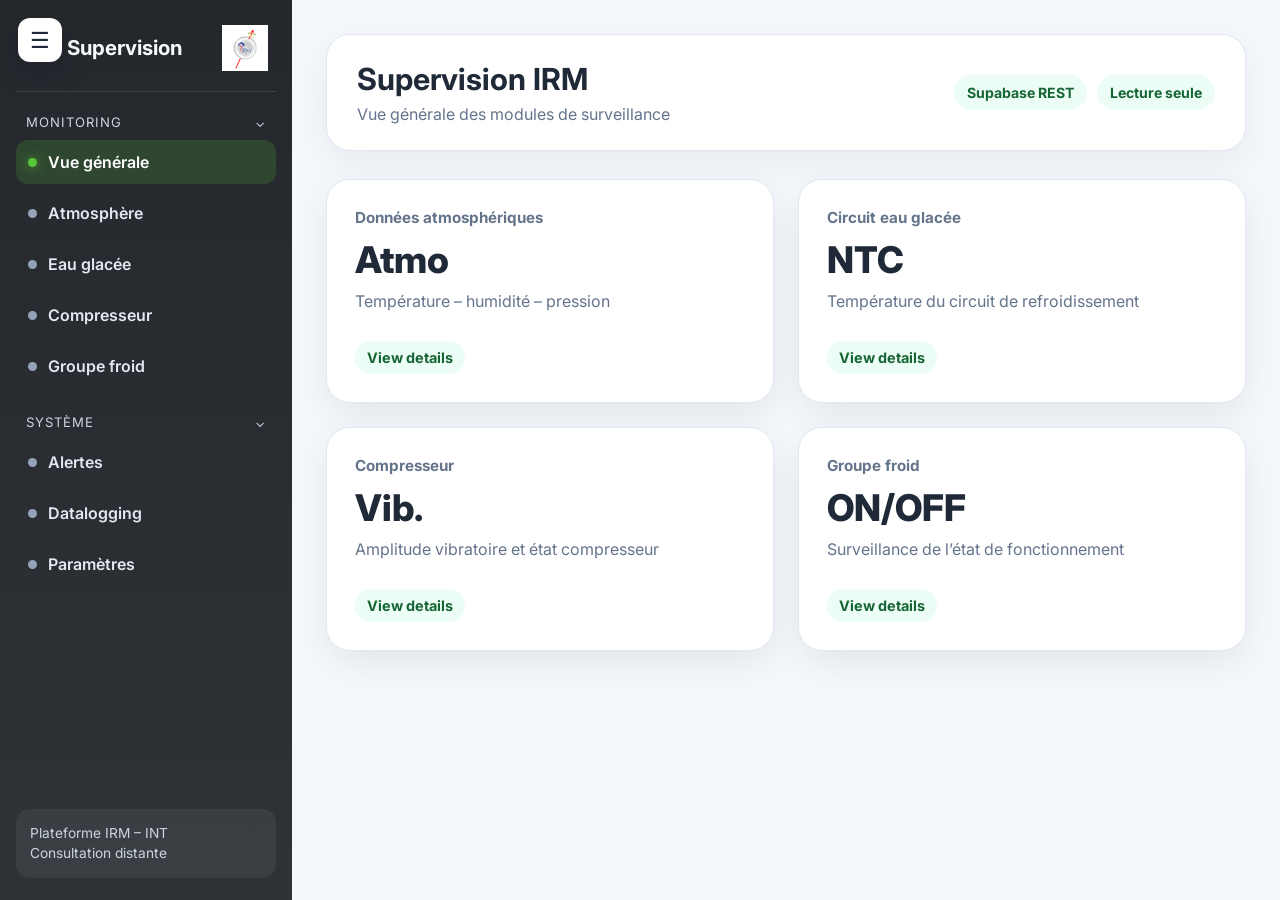
<file: index.html>
<!DOCTYPE html>
<html lang="fr">
<head>
    <meta charset="UTF-8">
    <meta name="viewport" content="width=device-width, initial-scale=1.0">
    <title>Centre IRM – Supervision</title>
    <link href="https://fonts.googleapis.com/css2?family=Inter:wght@400;600;700;800&display=swap" rel="stylesheet">
    <link rel="stylesheet" href="style.css?v=final">
</head>
<body>
    <button class="menu-toggle" type="button" aria-label="Ouvrir le menu" onclick="toggleMenu()">☰</button>
    <div id="overlay" onclick="closeMenu()"></div>
    <div class="app-shell">
        <aside id="sidebar" class="sidebar">
            <div class="sidebar-brand"><span>IRM Supervision</span><img src="Logo_IRM.png" alt="Logo IRM"></div>
            <div class="sidebar-section">
                <div class="sidebar-title"><span>Monitoring</span><span>⌄</span></div>
                <nav class="sidebar-menu">
                    <a href="index.html" data-page="index"><span class="dot"></span><span class="label-text">Vue générale</span></a>
                    <a href="atmosphere.html" data-page="atmosphere"><span class="dot"></span><span class="label-text">Atmosphère</span></a>
                    <a href="eaufroide.html" data-page="eaufroide"><span class="dot"></span><span class="label-text">Eau glacée</span></a>
                    <a href="compresseur.html" data-page="compresseur"><span class="dot"></span><span class="label-text">Compresseur</span></a>
                    <a href="groupefroid.html" data-page="groupefroid"><span class="dot"></span><span class="label-text">Groupe froid</span></a>
                </nav>
            </div>
            <div class="sidebar-section">
                <div class="sidebar-title"><span>Système</span><span>⌄</span></div>
                <nav class="sidebar-menu">
                    <a href="#"><span class="dot"></span><span class="label-text">Alertes</span></a>
                    <a href="#"><span class="dot"></span><span class="label-text">Datalogging</span></a>
                    <a href="#"><span class="dot"></span><span class="label-text">Paramètres</span></a>
                </nav>
            </div>
            <div class="sidebar-footer">Plateforme IRM – INT<br>Consultation distante</div>
        </aside>
        <main class="main-content">
            <div class="topbar">
                <div><h1 class="page-title">Supervision IRM</h1><div class="page-subtitle">Vue générale des modules de surveillance</div></div>
                <div class="topbar-actions"><span class="badge-soft">Supabase REST</span><span class="badge-soft">Lecture seule</span></div>
            </div>
            <div class="container"><div class="dashboard-grid">
                <a href="atmosphere.html" class="card module-card"><div><div class="label">Données atmosphériques</div><div class="metric">Atmo</div><p>Température – humidité – pression</p></div><div class="open">View details</div></a>
                <a href="eaufroide.html" class="card module-card"><div><div class="label">Circuit eau glacée</div><div class="metric">NTC</div><p>Température du circuit de refroidissement</p></div><div class="open">View details</div></a>
                <a href="compresseur.html" class="card module-card"><div><div class="label">Compresseur</div><div class="metric">Vib.</div><p>Amplitude vibratoire et état compresseur</p></div><div class="open">View details</div></a>
                <a href="groupefroid.html" class="card module-card"><div><div class="label">Groupe froid</div><div class="metric">ON/OFF</div><p>Surveillance de l’état de fonctionnement</p></div><div class="open">View details</div></a>
            </div></div>
        </main>
    </div>
    <script>document.querySelector('[data-page="index"]').classList.add('active');</script>
<script>
function toggleMenu() {
    const sidebar = document.getElementById("sidebar");
    const main = document.querySelector(".main-content");
    const overlay = document.getElementById("overlay");
    if (!sidebar || !main || !overlay) return;
    if (window.innerWidth <= 720) {
        sidebar.classList.toggle("active");
        overlay.classList.toggle("active");
    } else {
        sidebar.classList.toggle("closed");
        main.classList.toggle("full");
    }
}
function closeMenu() {
    const sidebar = document.getElementById("sidebar");
    const overlay = document.getElementById("overlay");
    if (!sidebar || !overlay) return;
    sidebar.classList.remove("active");
    overlay.classList.remove("active");
}
document.querySelectorAll(".sidebar-menu a").forEach(a => {
    a.addEventListener("click", () => {
        if (window.innerWidth <= 720) closeMenu();
    });
});
</script>
</body>
</html>
</file>
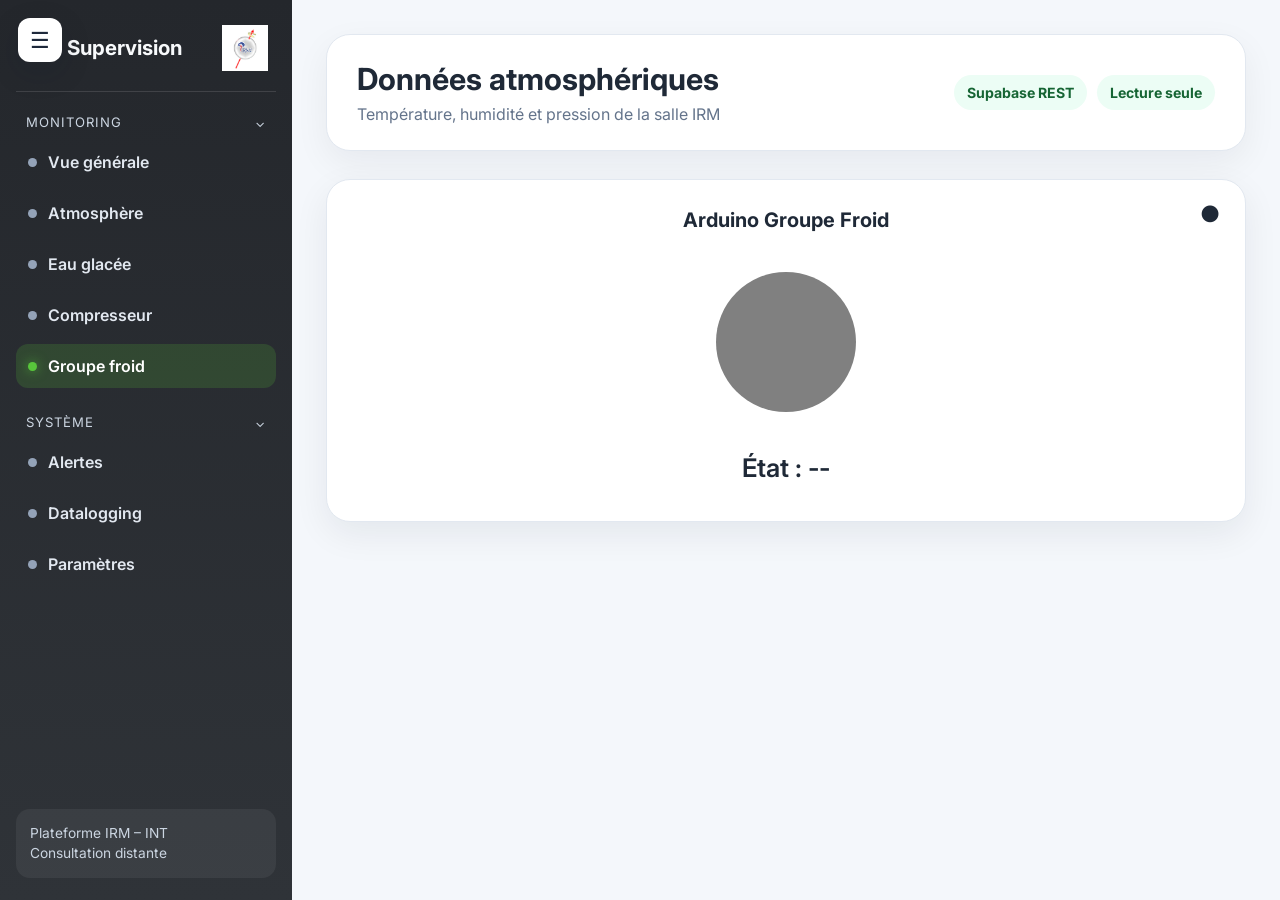
<file: groupefroid.html>
<!DOCTYPE html>
<html lang="fr">
<head>
<meta charset="UTF-8">
<meta name="viewport" content="width=device-width, initial-scale=1.0">
<title>Données Groupe Froid</title>

<link href="https://fonts.googleapis.com/css2?family=Inter:wght@400;600;700&display=swap" rel="stylesheet">
<link rel="stylesheet" href="style.css?v=final">

<style>
.card { position: relative; text-align: center; }

.status-badge {
    position: absolute;
    top: 20px;
    right: 25px;
    font-size: 1.4rem;
}

.voyant {
    width: 140px;
    height: 140px;
    border-radius: 50%;
    margin: 40px auto;
    background: gray;
    transition: all 0.3s ease;
}

.on {
    background: #22c55e;
    box-shadow: 0 0 40px rgba(34,197,94,0.8);
}

.off {
    background: #ef4444;
    box-shadow: 0 0 40px rgba(239,68,68,0.8);
}

.state-text {
    font-size: 1.6rem;
    font-weight: 600;
    margin-bottom: 10px;
}
</style>
</head>

<body>

<button class="menu-toggle" type="button" aria-label="Ouvrir le menu" onclick="toggleMenu()">
    ☰
</button>

<div id="overlay" onclick="closeMenu()"></div>

<div class="app-shell">

    <aside id="sidebar" class="sidebar">

        <div class="sidebar-brand">
            <span>IRM Supervision</span>
            <img src="Logo_IRM.png" alt="Logo IRM">
        </div>

        <div class="sidebar-section">
            <div class="sidebar-title">
                <span>Monitoring</span>
                <span>⌄</span>
            </div>

            <nav class="sidebar-menu">
                <a href="index.html" data-page="index">
                    <span class="dot"></span>
                    <span class="label-text">Vue générale</span>
                </a>

                <a href="atmosphere.html" data-page="atmosphere">
                    <span class="dot"></span>
                    <span class="label-text">Atmosphère</span>
                </a>

                <a href="eaufroide.html" data-page="eaufroide">
                    <span class="dot"></span>
                    <span class="label-text">Eau glacée</span>
                </a>

                <a href="compresseur.html" data-page="compresseur">
                    <span class="dot"></span>
                    <span class="label-text">Compresseur</span>
                </a>

                <a href="groupefroid.html" data-page="groupefroid">
                    <span class="dot"></span>
                    <span class="label-text">Groupe froid</span>
                </a>
            </nav>
        </div>

        <div class="sidebar-section">
            <div class="sidebar-title">
                <span>Système</span>
                <span>⌄</span>
            </div>

            <nav class="sidebar-menu">
                <a href="#">
                    <span class="dot"></span>
                    <span class="label-text">Alertes</span>
                </a>

                <a href="#">
                    <span class="dot"></span>
                    <span class="label-text">Datalogging</span>
                </a>

                <a href="#">
                    <span class="dot"></span>
                    <span class="label-text">Paramètres</span>
                </a>
            </nav>
        </div>

        <div class="sidebar-footer">
            Plateforme IRM – INT<br>
            Consultation distante
        </div>

    </aside>

    <main class="main-content">

        <div class="topbar">
            <div>
                <h1 class="page-title">Données atmosphériques</h1>
                <div class="page-subtitle">
                    Température, humidité et pression de la salle IRM
                </div>
            </div>

            <div class="topbar-actions">
                <span class="badge-soft">Supabase REST</span>
                <span class="badge-soft">Lecture seule</span>
            </div>
        </div>

        <div class="container">

    <div class="card">
        <h2>Arduino Groupe Froid</h2>
        <div id="gf_status" class="status-badge">●</div>

        <div id="voyant" class="voyant"></div>

        <div id="gf_state" class="state-text">État : --</div>
        <div class="timestamp" id="gf_time"></div>
    </div>

</div>

</main>
</div>
<script>document.querySelector('[data-page="groupefroid"]').classList.add('active');</script>

<script>

const SUPABASE_URL = "https://xkqizqpflgcmyiqluuie.supabase.co";
const SUPABASE_KEY = "sb_publishable_87i8-j5iiLISsoBSBvC7ng_RlE5TPrr";

function formatLocalTime(utcString) {
    const date = new Date(utcString);

    return date.toLocaleString("fr-FR", {
        timeZone: "Europe/Paris",
        year: "numeric",
        month: "2-digit",
        day: "2-digit",
        hour: "2-digit",
        minute: "2-digit",
        hour12: false
    });
}

function updateStatus(badgeId, timestamp) {

    const now = new Date();
    const last = new Date(timestamp);
    const diffMinutes = (now - last) / 1000 / 60;

    const badge = document.getElementById(badgeId);

    if (diffMinutes <= 2) {
        badge.style.color = "#22c55e";
    } else {
        badge.style.color = "#ef4444";
    }
}

async function fetchLatest() {

    const response = await fetch(
        `${SUPABASE_URL}/rest/v1/measurements?device_id=eq.arduino_groupe_froid&order=timestamp.desc&limit=1`,
        {
            headers: {
                "apikey": SUPABASE_KEY,
                "Authorization": `Bearer ${SUPABASE_KEY}`
            }
        }
    );

    const data = await response.json();
    return data[0];
}

async function refresh() {

    const data = await fetchLatest();
    if (!data) return;

    const voyant = document.getElementById("voyant");
    const stateText = document.getElementById("gf_state");

    if (data.etat_gf === 1) {
        voyant.classList.remove("off");
        voyant.classList.add("on");
        stateText.textContent = "État : ON";
    } else {
        voyant.classList.remove("on");
        voyant.classList.add("off");
        stateText.textContent = "État : OFF";
    }

    document.getElementById("gf_time").textContent =
        "Dernière mesure : " + formatLocalTime(data.timestamp);

    updateStatus("gf_status", data.timestamp);
}

refresh();
setInterval(refresh, 30000);

</script>

<script>
function toggleMenu() {
    const sidebar = document.getElementById("sidebar");
    const main = document.querySelector(".main-content");
    const overlay = document.getElementById("overlay");
    if (!sidebar || !main || !overlay) return;
    if (window.innerWidth <= 720) {
        sidebar.classList.toggle("active");
        overlay.classList.toggle("active");
    } else {
        sidebar.classList.toggle("closed");
        main.classList.toggle("full");
    }
}
function closeMenu() {
    const sidebar = document.getElementById("sidebar");
    const overlay = document.getElementById("overlay");
    if (!sidebar || !overlay) return;
    sidebar.classList.remove("active");
    overlay.classList.remove("active");
}
document.querySelectorAll(".sidebar-menu a").forEach(a => {
    a.addEventListener("click", () => {
        if (window.innerWidth <= 720) closeMenu();
    });
});
</script>
</body>
</html>
</file>
<file: style.css>
:root {
    --sidebar-width: 292px;
    --bg: #f4f7fb;
    --surface: #ffffff;
    --surface-2: #f8fafc;
    --text: #1f2937;
    --muted: #64748b;
    --border: #e2e8f0;
    --sidebar: #24272c;
    --sidebar-2: #2f3338;
    --accent: #58c63b;
    --green: #22c55e;
    --red: #ef4444;
    --orange: #f97316;
}

* {
    box-sizing: border-box;
}

html {
    -webkit-text-size-adjust: 100%;
}

body {
    margin: 0;
    font-family: "Inter", system-ui, -apple-system, BlinkMacSystemFont, "Segoe UI", sans-serif;
    background: var(--bg);
    color: var(--text);
}

a {
    color: inherit;
    text-decoration: none;
}

.app-shell {
    min-height: 100vh;
    display: flex;
}

/* SIDEBAR */

.sidebar {
    width: var(--sidebar-width);
    min-height: 100vh;
    background: linear-gradient(180deg, var(--sidebar), var(--sidebar-2));
    color: #f8fafc;
    padding: 22px 16px;
    position: fixed;
    left: 0;
    top: 0;
    bottom: 0;
    transition: transform 0.25s ease;
    z-index: 1000;
}

.sidebar.closed {
    transform: translateX(calc(-1 * var(--sidebar-width)));
}

.sidebar-brand {
    height: 70px;
    display: flex;
    align-items: center;
    justify-content: space-between;
    gap: 14px;
    padding: 0 8px 18px 8px;
    border-bottom: 1px solid rgba(255,255,255,0.12);
    margin-bottom: 22px;
}

.sidebar-brand span {
    font-size: 1.28rem;
    font-weight: 700;
    line-height: 1.15;
}

.sidebar-brand img {
    height: 46px;
    width: auto;
    object-fit: contain;
}

.sidebar-section {
    margin-bottom: 26px;
}

.sidebar-title {
    display: flex;
    align-items: center;
    justify-content: space-between;
    color: #cbd5e1;
    font-size: 0.82rem;
    text-transform: uppercase;
    letter-spacing: 0.08em;
    padding: 0 10px;
    margin-bottom: 10px;
}

.sidebar-menu {
    display: grid;
    gap: 7px;
}

.sidebar-menu a {
    display: flex;
    align-items: center;
    gap: 11px;
    padding: 12px 12px;
    border-radius: 12px;
    color: #e2e8f0;
    font-weight: 600;
    transition: background 0.2s ease, color 0.2s ease;
}

.sidebar-menu a:hover {
    background: rgba(255,255,255,0.08);
}

.sidebar-menu a.active {
    background: rgba(88,198,59,0.18);
    color: #ffffff;
}

.dot {
    width: 9px;
    height: 9px;
    border-radius: 50%;
    background: #94a3b8;
    flex: 0 0 auto;
}

.sidebar-menu a.active .dot {
    background: var(--accent);
    box-shadow: 0 0 12px rgba(88,198,59,0.75);
}

.label-text {
    white-space: nowrap;
}

.sidebar-footer {
    position: absolute;
    bottom: 22px;
    left: 16px;
    right: 16px;
    color: #cbd5e1;
    font-size: 0.86rem;
    line-height: 1.5;
    padding: 14px;
    border-radius: 14px;
    background: rgba(255,255,255,0.06);
}

/* MAIN */

.main-content {
    margin-left: var(--sidebar-width);
    width: calc(100% - var(--sidebar-width));
    min-height: 100vh;
    padding: 34px;
    transition: margin-left 0.25s ease, width 0.25s ease;
}

.main-content.full {
    margin-left: 0;
    width: 100%;
}

.topbar {
    background: var(--surface);
    border: 1px solid var(--border);
    border-radius: 24px;
    padding: 26px 30px;
    display: flex;
    align-items: center;
    justify-content: space-between;
    gap: 20px;
    box-shadow: 0 12px 35px rgba(15,23,42,0.06);
    margin-bottom: 28px;
}

.page-title {
    margin: 0;
    font-size: 1.9rem;
    color: var(--text);
}

.page-subtitle {
    margin-top: 7px;
    color: var(--muted);
    font-size: 1rem;
}

.topbar-actions {
    display: flex;
    align-items: center;
    gap: 10px;
    flex-wrap: wrap;
}

.badge-soft {
    padding: 9px 13px;
    border-radius: 999px;
    background: #ecfdf5;
    color: #166534;
    font-size: 0.88rem;
    font-weight: 700;
}

/* MENU MOBILE */

.menu-toggle {
    position: fixed;
    top: 18px;
    left: 18px;
    z-index: 1100;
    width: 44px;
    height: 44px;
    border: none;
    border-radius: 12px;
    background: #ffffff;
    color: #1e293b;
    font-size: 1.4rem;
    cursor: pointer;
    box-shadow: 0 10px 30px rgba(15,23,42,0.16);
}

#overlay {
    display: none;
}

/* CONTAINER / CARDS */

.container {
    display: grid;
    grid-template-columns: 1fr;
    gap: 24px;
}

.card {
    position: relative;
    background: var(--surface);
    border: 1px solid var(--border);
    border-radius: 24px;
    padding: 28px;
    box-shadow: 0 12px 35px rgba(15,23,42,0.07);
    min-width: 0;
}

.card h2 {
    margin: 0 0 18px 0;
    color: var(--text);
    font-size: 1.25rem;
}

.value {
    font-size: 2.2rem;
    font-weight: 700;
    color: var(--text);
    margin: 10px 0;
}

.timestamp {
    color: var(--muted);
    font-size: 0.92rem;
}

canvas {
    margin-top: 20px;
}

/* RESPONSIVE */

@media (max-width: 1100px) {
    .container {
        grid-template-columns: 1fr;
    }
}

@media (max-width: 720px) {
    .sidebar {
        transform: translateX(-100%);
    }

    .sidebar.active {
        transform: translateX(0);
    }

    .main-content {
        margin-left: 0;
        width: 100%;
        padding: 84px 18px 24px 18px;
    }

    .topbar {
        flex-direction: column;
        align-items: flex-start;
        padding: 22px;
    }

    .page-title {
        font-size: 1.55rem;
    }

    .card {
        padding: 22px;
    }

    #overlay.active {
        display: block;
        position: fixed;
        inset: 0;
        background: rgba(15,23,42,0.45);
        z-index: 900;
    }
}

/* PAGE ACCUEIL */

.dashboard-grid {
    display: grid;
    grid-template-columns: repeat(2, minmax(0, 1fr));
    gap: 24px;
}

.module-card {
    min-height: 210px;
    display: flex;
    flex-direction: column;
    justify-content: space-between;
    color: var(--text);
    transition: transform 0.25s ease, box-shadow 0.25s ease;
}

.module-card:hover {
    transform: translateY(-6px);
    box-shadow: 0 18px 45px rgba(15,23,42,0.12);
}

.module-card .label {
    color: var(--muted);
    font-size: 0.95rem;
    font-weight: 700;
    margin-bottom: 10px;
}

.module-card .metric {
    font-size: 2.3rem;
    font-weight: 800;
    color: var(--text);
    margin-bottom: 8px;
}

.module-card p {
    margin: 0;
    color: var(--muted);
    font-size: 1rem;
    line-height: 1.45;
}

.module-card .open {
    margin-top: 28px;
    color: #166534;
    background: #ecfdf5;
    width: fit-content;
    padding: 8px 12px;
    border-radius: 999px;
    font-size: 0.9rem;
    font-weight: 700;
}

@media (max-width: 900px) {
    .dashboard-grid {
        grid-template-columns: 1fr;
    }
}
</file>
